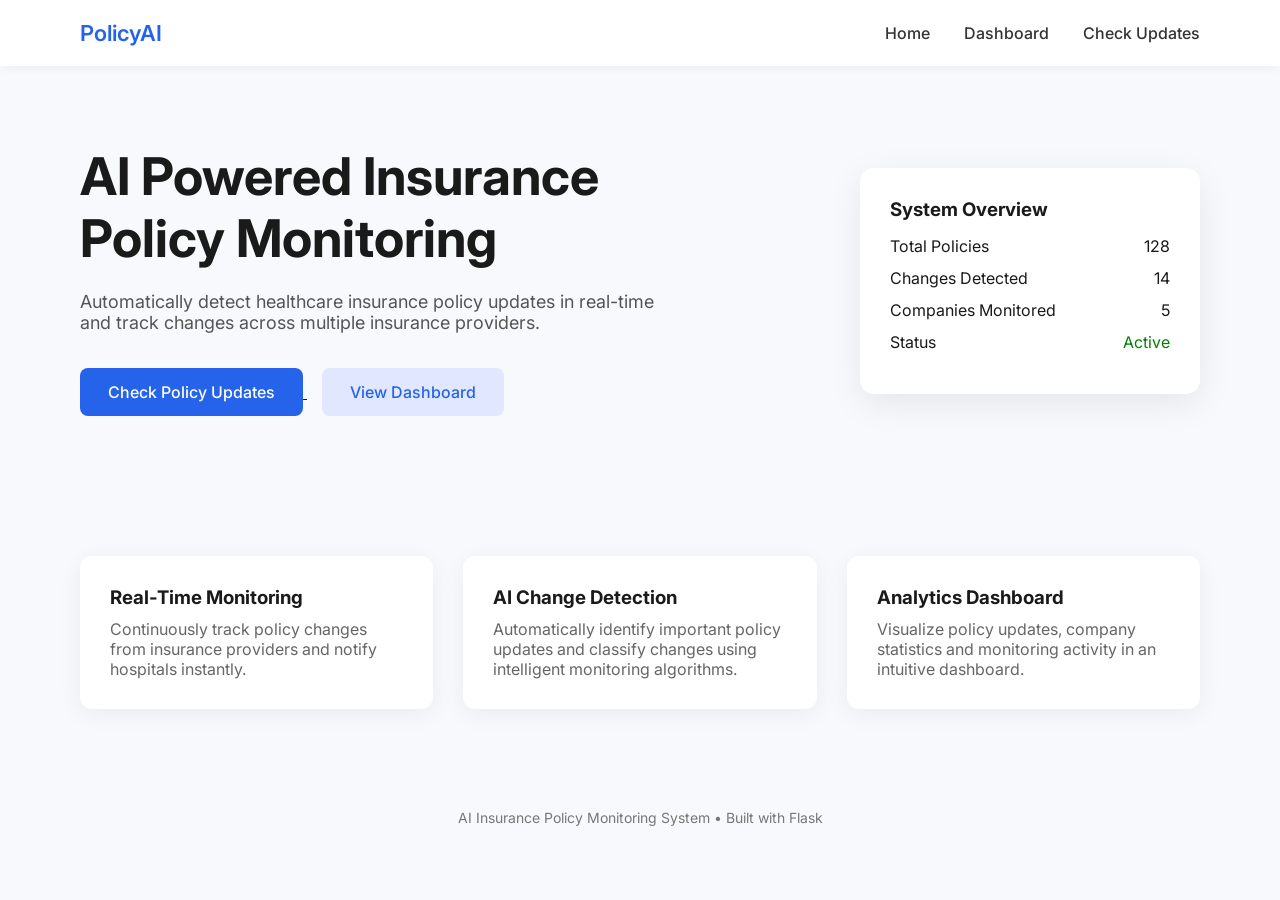
<file: insurance_policy_ai/templates/index.html>
<!DOCTYPE html>
<html lang="en">

<head>
<meta charset="UTF-8">
<title>AI Insurance Policy Monitor</title>

<link href="https://fonts.googleapis.com/css2?family=Inter:wght@300;400;500;600&display=swap" rel="stylesheet">

<style>

*{
margin:0;
padding:0;
box-sizing:border-box;
font-family:'Inter',sans-serif;
}

body{
background:#f7f9fc;
color:#1a1a1a;
}

/* NAVBAR */

.navbar{
display:flex;
justify-content:space-between;
align-items:center;
padding:20px 80px;
background:white;
box-shadow:0 2px 10px rgba(0,0,0,0.05);
}

.logo{
font-size:22px;
font-weight:600;
color:#2563eb;
}

.nav-links a{
text-decoration:none;
margin-left:30px;
color:#333;
font-weight:500;
}

/* HERO */

.hero{
display:flex;
justify-content:space-between;
align-items:center;
padding:80px;
}

.hero-text{
max-width:600px;
}

.hero-text h1{
font-size:52px;
line-height:1.2;
margin-bottom:20px;
}

.hero-text p{
font-size:18px;
color:#555;
margin-bottom:35px;
}

/* BUTTONS */

.btn{
padding:14px 28px;
border-radius:8px;
border:none;
font-size:16px;
font-weight:500;
cursor:pointer;
transition:0.3s;
}

.primary{
background:#2563eb;
color:white;
}

.primary:hover{
background:#1d4ed8;
}

.secondary{
background:#e0e7ff;
color:#2563eb;
margin-left:15px;
}

.secondary:hover{
background:#c7d2fe;
}

/* HERO CARD */

.hero-card{
background:white;
padding:30px;
border-radius:14px;
box-shadow:0 10px 35px rgba(0,0,0,0.08);
width:340px;
}

.hero-card h3{
margin-bottom:15px;
}

.stat{
display:flex;
justify-content:space-between;
margin:12px 0;
}

/* FEATURES */

.features{
padding:60px 80px;
display:flex;
gap:30px;
}

.feature{
background:white;
padding:30px;
border-radius:12px;
box-shadow:0 5px 25px rgba(0,0,0,0.06);
flex:1;
}

.feature h3{
margin-bottom:10px;
}

.feature p{
color:#666;
}

/* FOOTER */

.footer{
text-align:center;
padding:40px;
color:#777;
font-size:14px;
}

</style>
</head>



<body>

<!-- NAVBAR -->

<div class="navbar">

<div class="logo">
PolicyAI
</div>

<div class="nav-links">
<a href="/">Home</a>
<a href="/dashboard">Dashboard</a>
<a href="/monitor">Check Updates</a>
</div>

</div>



<!-- HERO -->

<div class="hero">

<div class="hero-text">

<h1>
AI Powered Insurance Policy Monitoring
</h1>

<p>
Automatically detect healthcare insurance policy updates in real-time and
track changes across multiple insurance providers.
</p>

<a href="/monitor">
<button class="btn primary">Check Policy Updates</button>
</a>

<a href="/dashboard">
<button class="btn secondary">View Dashboard</button>
</a>

</div>



<div class="hero-card">

<h3>System Overview</h3>

<div class="stat">
<span>Total Policies</span>
<span>128</span>
</div>

<div class="stat">
<span>Changes Detected</span>
<span>14</span>
</div>

<div class="stat">
<span>Companies Monitored</span>
<span>5</span>
</div>

<div class="stat">
<span>Status</span>
<span style="color:green;">Active</span>
</div>

</div>

</div>



<!-- FEATURES -->

<div class="features">

<div class="feature">
<h3>Real-Time Monitoring</h3>
<p>
Continuously track policy changes from insurance providers
and notify hospitals instantly.
</p>
</div>

<div class="feature">
<h3>AI Change Detection</h3>
<p>
Automatically identify important policy updates and classify
changes using intelligent monitoring algorithms.
</p>
</div>

<div class="feature">
<h3>Analytics Dashboard</h3>
<p>
Visualize policy updates, company statistics and monitoring
activity in an intuitive dashboard.
</p>
</div>

</div>



<div class="footer">
AI Insurance Policy Monitoring System • Built with Flask
</div>


</body>
</html>
</file>
